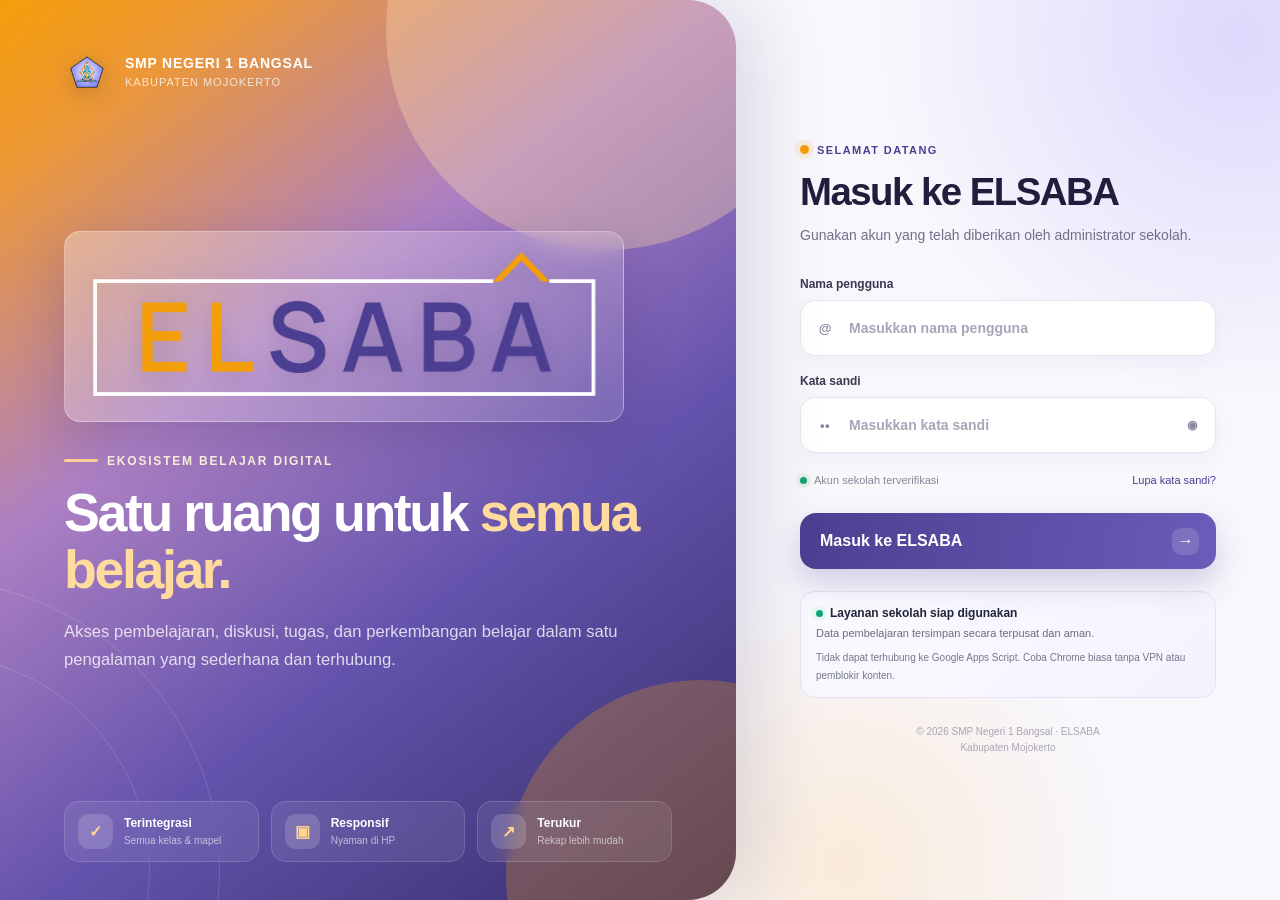
<file: index.html>
<!doctype html>
<html lang="id">
<head>
  <meta charset="utf-8">
  <meta name="viewport" content="width=device-width,initial-scale=1">
  <meta http-equiv="Content-Security-Policy" content="default-src 'self'; script-src 'self'; style-src 'self' 'unsafe-inline'; img-src 'self' data: blob:; connect-src https://script.google.com https://script.googleusercontent.com https://*.googleusercontent.com; worker-src 'self'; object-src 'none'; base-uri 'self'; form-action 'self'">
  <meta name="referrer" content="no-referrer">
  <meta name="theme-color" content="#4c3f91">
  <meta name="application-name" content="LMS SMPN 1 Bangsal">
  <meta name="apple-mobile-web-app-capable" content="yes">
  <meta name="apple-mobile-web-app-status-bar-style" content="default">
  <meta name="apple-mobile-web-app-title" content="LMS Bangsal">
  <title>ELSABA | LMS SMPN 1 Bangsal</title>
  <link rel="manifest" href="./manifest.webmanifest">
  <link rel="icon" href="./assets/icon-192.png" sizes="192x192">
  <link rel="apple-touch-icon" href="./assets/icon-192.png">
  <link rel="stylesheet" href="./styles.css?v=20.7">
  <script defer src="./config.js"></script>
  <script defer src="./vendor/xlsx.full.min.js"></script>
  <script defer src="./vendor/exceljs.min.js"></script>
  <script defer src="./app.js?v=20.7"></script>
  <script defer src="./edmodo.js?v=20.7"></script>
</head>
<body>
  <section id="loginView" class="login-view">
    <div class="login-art">
      <div class="glow glow-one" aria-hidden="true"></div>
      <div class="glow glow-two" aria-hidden="true"></div>
      <div class="login-rings" aria-hidden="true"><i></i><i></i><i></i></div>
      <div class="brand-lockup">
        <div class="brand-logo"><img src="./assets/logo-smpn1-bangsal.png" alt="Logo SMP Negeri 1 Bangsal"></div>
        <div class="school-lockup"><b>SMP Negeri 1 Bangsal</b><span>Kabupaten Mojokerto</span></div>
      </div>
      <div class="login-hero-copy">
        <div class="elsaba-wordmark-shell"><img src="./assets/logo-elsaba.png" alt="ELSABA"></div>
        <span class="hero-kicker"><i></i> Ekosistem belajar digital</span>
        <h2>Satu ruang untuk <em>semua belajar.</em></h2>
        <p>Akses pembelajaran, diskusi, tugas, dan perkembangan belajar dalam satu pengalaman yang sederhana dan terhubung.</p>
      </div>
      <div class="feature-row">
        <div><span class="feature-icon">✓</span><p><b>Terintegrasi</b><small>Semua kelas &amp; mapel</small></p></div>
        <div><span class="feature-icon">▣</span><p><b>Responsif</b><small>Nyaman di HP</small></p></div>
        <div><span class="feature-icon">↗</span><p><b>Terukur</b><small>Rekap lebih mudah</small></p></div>
      </div>
    </div>
    <div class="login-panel">
      <form id="loginForm" class="login-card">
        <div class="mobile-brand">
          <img src="./assets/logo-smpn1-bangsal.png" alt="Logo SMP Negeri 1 Bangsal">
          <div><b>SMP NEGERI 1 BANGSAL</b><small>Layanan pembelajaran digital</small></div>
        </div>
        <span class="eyebrow login-welcome"><i></i> Selamat datang</span>
        <h3>Masuk ke ELSABA</h3>
        <p class="muted">Gunakan akun yang telah diberikan oleh administrator sekolah.</p>
        <label>Nama pengguna
          <div class="input-wrap"><span class="input-icon">@</span><input id="loginUsername" autocomplete="username" placeholder="Masukkan nama pengguna" required></div>
        </label>
        <label>Kata sandi
          <div class="input-wrap"><span class="input-icon password-mark">••</span><input id="loginPassword" type="password" autocomplete="current-password" placeholder="Masukkan kata sandi" required><button type="button" id="togglePassword" class="icon-btn tiny" aria-label="Tampilkan kata sandi">◉</button></div>
        </label>
        <div class="login-meta"><span>Akun sekolah terverifikasi</span><button class="login-help" type="button" data-action="forgot-password">Lupa kata sandi?</button></div>
        <div id="loginError" class="form-error hidden"></div>
        <button class="btn btn-primary btn-block" type="submit"><span>Masuk ke ELSABA</span><span class="login-arrow">→</span></button>
        <div class="demo-box cloud-box">
          <div><span class="demo-dot"></span><b>Layanan sekolah siap digunakan</b></div>
          <p>Data pembelajaran tersimpan secara terpusat dan aman.</p>
          <small id="cloudStatus" class="muted">Memeriksa koneksi layanan…</small>
        </div>
        <footer>© 2026 SMP Negeri 1 Bangsal · ELSABA<br>Kabupaten Mojokerto</footer>
      </form>
    </div>
  </section>

  <div id="appShell" class="app-shell hidden">
    <aside id="sidebar" class="sidebar">
      <div class="sidebar-brand">
        <img src="./assets/logo-smpn1-bangsal.png" alt="Logo SMPN 1 Bangsal">
        <div><b>LMS</b><span>SMPN 1 Bangsal</span></div>
        <button id="closeMenu" class="icon-btn sidebar-close" type="button" aria-label="Tutup menu">×</button>
      </div>
      <div class="school-year"><span>TA</span><div><small>Tahun Pelajaran</small><b id="sidebarYear">2026/2027</b></div></div>
      <nav id="mainNav"></nav>
      <div class="sidebar-footer">
        <button type="button" class="nav-item account-action" data-action="change-password"><span class="nav-icon">🔑</span><span>Ganti Kata Sandi</span></button>
        <div class="user-mini"><div id="miniAvatar" class="avatar">YH</div><div><b id="miniName">Pengguna</b><small id="miniRole">Guru</small></div><button id="logoutBtn" class="icon-btn" title="Keluar">↪</button></div>
      </div>
    </aside>
    <div id="sidebarOverlay" class="sidebar-overlay"></div>
    <section class="workspace">
      <header class="topbar">
        <button id="menuBtn" class="icon-btn menu-btn" type="button" aria-label="Buka menu">☰</button>
        <div class="top-title"><span id="breadcrumbs">LMS / Dasbor</span><h1 id="pageTitle">Dasbor</h1></div>
        <div class="top-actions">
          <div class="today"><span id="todayDay"></span><small id="todayDate"></small></div>
          <button id="installAppBtn" class="btn btn-sm btn-soft install-btn hidden" type="button" title="Pasang LMS di perangkat"><b>＋</b><span>Pasang Aplikasi</span></button>
          <button id="notificationBtn" class="icon-btn notification" data-page="notifications" title="Notifikasi" aria-label="Notifikasi">♢<i></i></button>
          <div id="topAvatar" class="avatar avatar-purple">YH</div>
        </div>
      </header>
      <main id="pageContent" class="page-content"><div class="page-loader"><span></span><p>Memuat LMS...</p></div></main>
    </section>
  </div>

  <div id="modal" class="modal hidden" role="dialog" aria-modal="true" aria-labelledby="modalTitle">
    <div class="modal-backdrop" data-close-modal></div>
    <section class="modal-card">
      <header><div><span id="modalEyebrow" class="eyebrow">Formulir</span><h2 id="modalTitle">Tambah Data</h2></div><button class="icon-btn" type="button" data-close-modal aria-label="Tutup dialog">×</button></header>
      <div id="modalBody" class="modal-body"></div>
    </section>
  </div>
  <div id="toastArea" class="toast-area" role="status" aria-live="polite" aria-atomic="true"></div>
</body>
</html>
</file>
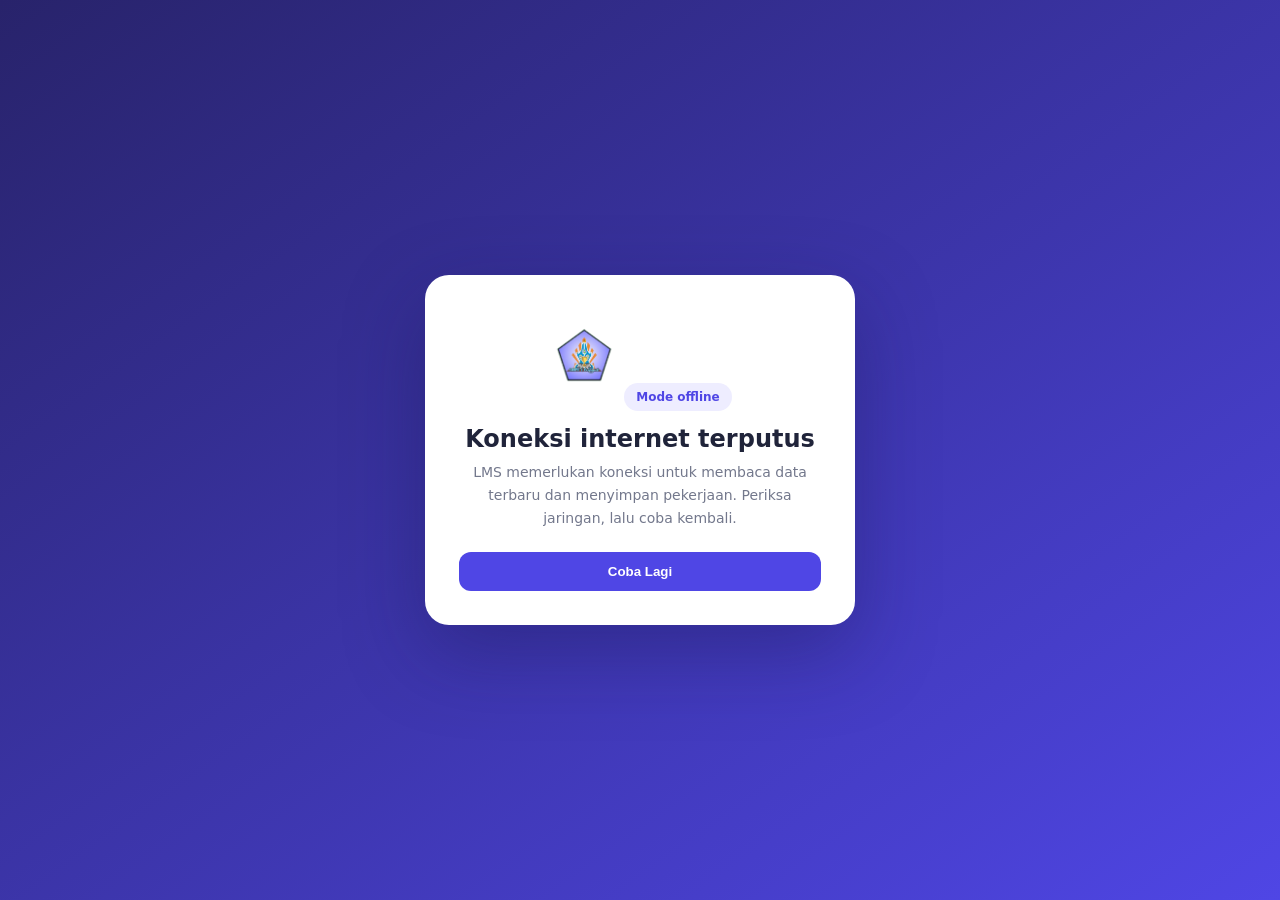
<file: offline.html>
<!doctype html>
<html lang="id">
<head>
  <meta charset="utf-8">
  <meta name="viewport" content="width=device-width,initial-scale=1">
  <meta name="theme-color" content="#4f46e5">
  <meta name="referrer" content="no-referrer">
  <meta http-equiv="Content-Security-Policy" content="default-src 'self'; script-src 'none'; style-src 'unsafe-inline'; img-src 'self'; object-src 'none'; base-uri 'self'; form-action 'self'">
  <title>Offline · LMS SMPN 1 Bangsal</title>
  <style>
    *{box-sizing:border-box}body{margin:0;min-height:100vh;display:grid;place-items:center;padding:24px;background:linear-gradient(145deg,#28236b,#4f46e5);font-family:system-ui,-apple-system,"Segoe UI",sans-serif;color:#20243a}.card{width:min(430px,100%);background:#fff;border-radius:24px;padding:34px;text-align:center;box-shadow:0 28px 80px rgba(24,20,78,.35)}img{width:76px;height:92px;object-fit:contain}.badge{display:inline-block;margin-top:18px;background:#eeedff;color:#4f46e5;border-radius:99px;padding:7px 12px;font-size:12px;font-weight:800}h1{font-size:24px;margin:14px 0 8px}p{font-size:14px;line-height:1.65;color:#73788c;margin:0 0 22px}form{margin:0}button{border:0;border-radius:12px;padding:12px 18px;background:#4f46e5;color:#fff;font-weight:800;cursor:pointer;width:100%}
  </style>
</head>
<body><main class="card"><img src="./assets/logo-smpn1-bangsal.png" alt="Logo SMPN 1 Bangsal"><div class="badge">Mode offline</div><h1>Koneksi internet terputus</h1><p>LMS memerlukan koneksi untuk membaca data terbaru dan menyimpan pekerjaan. Periksa jaringan, lalu coba kembali.</p><form action="./" method="get"><button type="submit">Coba Lagi</button></form></main></body>
</html>
</file>
<file: styles.css>
:root{
  --purple:#4f46e5;--purple-2:#6d63ea;--purple-dark:#2e2a75;--purple-soft:#eeedff;
  --green:#0fa77a;--green-soft:#e7f8f2;--orange:#f59e0b;--orange-soft:#fff5dc;
  --red:#e5484d;--red-soft:#fff0f0;--blue:#2483d5;--blue-soft:#eaf5ff;
  --ink:#20243a;--muted:#73788c;--line:#e6e8f0;--bg:#f5f6fa;--white:#fff;
  --shadow:0 12px 35px rgba(37,42,78,.09);--shadow-lg:0 24px 70px rgba(35,31,99,.19);
  --radius:16px;--radius-sm:10px;--sidebar:254px;
}
*{box-sizing:border-box}html,body{margin:0;min-height:100%;font-family:Inter,ui-sans-serif,-apple-system,BlinkMacSystemFont,"Segoe UI",sans-serif;color:var(--ink);background:var(--bg)}
button,input,select,textarea{font:inherit}button{cursor:pointer}.hidden{display:none!important}.muted{color:var(--muted)}
.eyebrow{display:block;color:var(--purple);font-size:11px;font-weight:800;letter-spacing:.13em;text-transform:uppercase}.eyebrow.light{color:#c8c4ff}.pill{display:inline-flex;align-items:center;border-radius:999px;padding:7px 12px;font-size:12px;font-weight:700}
/* Login */
.login-view{min-height:100vh;display:grid;grid-template-columns:minmax(420px,1.08fr) minmax(420px,.92fr);background:white}
.login-art{position:relative;overflow:hidden;min-height:100vh;padding:48px 6.5vw;color:white;background:linear-gradient(145deg,#28236b 0%,#4e45c8 52%,#675ee8 100%);display:flex;flex-direction:column}
.login-art:after{content:"";position:absolute;inset:auto -7% -18% 24%;height:56%;border:1px solid rgba(255,255,255,.12);border-radius:50% 50% 0 0;transform:rotate(-7deg)}
.glow{position:absolute;border-radius:50%;filter:blur(4px);opacity:.45}.glow-one{width:340px;height:340px;background:#958fff;right:-110px;top:-110px}.glow-two{width:220px;height:220px;background:#16c696;left:-100px;bottom:40px;opacity:.18}
.brand-lockup{position:relative;z-index:2;display:flex;align-items:center;gap:16px}.brand-logo{width:68px;height:68px;border-radius:18px;background:rgba(255,255,255,.13);border:1px solid rgba(255,255,255,.2);display:grid;place-items:center;backdrop-filter:blur(8px)}.brand-logo img{width:48px;height:58px;object-fit:contain}.brand-lockup h1{font-size:21px;margin:5px 0 0}
.login-hero-copy{position:relative;z-index:2;margin:auto 0;max-width:620px;padding:70px 0}.glass{background:rgba(255,255,255,.12);border:1px solid rgba(255,255,255,.18);color:white}.login-hero-copy h2{font-size:clamp(38px,4.5vw,67px);line-height:1.07;letter-spacing:-.045em;margin:24px 0 22px}.login-hero-copy p{font-size:17px;line-height:1.7;color:#e5e3ff;max-width:570px}
.feature-row{position:relative;z-index:2;display:grid;grid-template-columns:repeat(3,1fr);gap:14px}.feature-row>div{display:flex;gap:10px;align-items:center;padding:12px 0}.feature-icon{width:34px;height:34px;display:grid;place-items:center;border-radius:10px;background:rgba(255,255,255,.13);font-weight:800}.feature-row p{display:grid;margin:0;font-size:13px}.feature-row small{color:#c9c6f7;margin-top:3px}
.login-panel{display:grid;place-items:center;padding:45px;background:linear-gradient(160deg,#fff,#fafaff)}.login-card{width:min(430px,100%)}.mobile-brand{display:none}.login-card h3{font-size:32px;letter-spacing:-.03em;margin:8px 0 7px}.login-card>.muted{font-size:14px;margin:0 0 30px}.login-card label,.form-grid label{display:grid;gap:8px;font-size:13px;font-weight:700;margin-bottom:18px}.input-wrap{display:flex;align-items:center;border:1px solid var(--line);border-radius:12px;background:#fff;transition:.2s}.input-wrap:focus-within{border-color:var(--purple);box-shadow:0 0 0 4px var(--purple-soft)}.input-wrap input{flex:1;border:0;outline:0;padding:13px 6px;background:transparent;min-width:0}.input-icon{padding-left:14px;color:#9b9fb0;font-size:13px}.icon-btn{border:0;background:transparent;color:inherit;width:38px;height:38px;border-radius:10px;display:grid;place-items:center}.icon-btn:hover{background:rgba(85,86,120,.08)}.icon-btn.tiny{width:36px;height:36px;color:#999daf}
.btn{border:0;border-radius:11px;padding:11px 17px;font-weight:750;display:inline-flex;align-items:center;justify-content:center;gap:9px;transition:.18s;white-space:nowrap}.btn:hover{transform:translateY(-1px)}.btn:disabled{opacity:.62;cursor:not-allowed;transform:none!important;box-shadow:none!important;filter:saturate(.72)}[aria-busy="true"] .btn:disabled{cursor:wait}.btn-primary{background:linear-gradient(135deg,var(--purple),#665ddd);color:white;box-shadow:0 8px 20px rgba(79,70,229,.24)}.btn-secondary{background:#fff;color:var(--ink);border:1px solid var(--line)}.btn-soft{background:var(--purple-soft);color:var(--purple)}.btn-danger{background:var(--red-soft);color:var(--red)}.btn-sm{padding:8px 11px;font-size:12px;border-radius:8px}.btn-block{width:100%;justify-content:space-between;padding:14px 18px}.form-error{padding:10px 12px;border-radius:9px;background:var(--red-soft);color:var(--red);font-size:13px;margin:-5px 0 15px}.demo-box{background:#f7f7fd;border:1px solid #ececf4;border-radius:14px;padding:15px 16px;margin-top:24px}.demo-box>div:first-child{display:flex;align-items:center;gap:7px;font-size:12px}.demo-dot{width:7px;height:7px;border-radius:50%;background:var(--green);box-shadow:0 0 0 4px var(--green-soft)}.demo-box p{font-size:11px;color:var(--muted);margin:6px 0 10px}.demo-buttons{display:flex;gap:7px}.demo-buttons button{border:1px solid var(--line);background:white;color:#5d6174;border-radius:8px;padding:7px 10px;font-size:11px;font-weight:700}.demo-buttons button:hover{border-color:var(--purple);color:var(--purple)}.login-card footer{text-align:center;font-size:11px;color:#a0a3b0;margin-top:30px}
/* App chrome */
.app-shell{display:flex;min-height:100vh}.sidebar{position:fixed;z-index:30;inset:0 auto 0 0;width:var(--sidebar);background:#fff;border-right:1px solid var(--line);display:flex;flex-direction:column;padding:21px 14px}.sidebar-brand{display:flex;align-items:center;gap:10px;padding:0 8px 18px}.sidebar-brand img{width:44px;height:52px;object-fit:contain}.sidebar-brand>div{display:grid}.sidebar-brand b{font-size:18px;color:var(--purple-dark)}.sidebar-brand span{font-size:12px;color:var(--muted);font-weight:600}.sidebar-close{display:none;margin-left:auto}.school-year{margin:0 4px 20px;background:linear-gradient(135deg,#f0efff,#f7f7ff);border:1px solid #e8e5ff;border-radius:12px;padding:11px;display:flex;align-items:center;gap:10px}.school-year>span{width:32px;height:32px;border-radius:9px;background:white;color:var(--purple);display:grid;place-items:center;font-size:11px;font-weight:900;box-shadow:0 3px 10px rgba(79,70,229,.1)}.school-year div{display:grid}.school-year small{font-size:9px;text-transform:uppercase;letter-spacing:.07em;color:var(--muted)}.school-year b{font-size:13px;margin-top:2px}
#mainNav{display:grid;gap:4px;overflow-y:auto;padding:0 3px}.nav-label{font-size:9px;color:#a1a5b5;text-transform:uppercase;letter-spacing:.12em;font-weight:800;margin:14px 10px 5px}.nav-item{display:flex;align-items:center;gap:11px;padding:10px 11px;border:0;background:transparent;color:#686d80;border-radius:10px;text-align:left;font-size:13px;font-weight:650}.nav-item:hover{background:#f6f6fb;color:var(--ink)}.nav-item.active{background:linear-gradient(135deg,#eeedff,#f4f3ff);color:var(--purple);font-weight:800}.nav-icon{width:22px;height:22px;border-radius:7px;display:grid;place-items:center;font-size:14px}.nav-item.active .nav-icon{background:white;box-shadow:0 3px 8px rgba(79,70,229,.11)}.nav-badge{margin-left:auto;background:var(--red);color:white;font-size:9px;padding:2px 6px;border-radius:99px}.sidebar-footer{margin-top:auto;border-top:1px solid var(--line);padding-top:13px}.account-action{width:100%;margin-bottom:7px;color:var(--purple);background:var(--purple-soft)}.account-action:hover{background:#e7e5ff;color:var(--purple-dark)}.user-mini{display:flex;align-items:center;gap:9px;padding:5px}.user-mini>div:nth-child(2){display:grid;min-width:0;flex:1}.user-mini b{font-size:11px;overflow:hidden;text-overflow:ellipsis;white-space:nowrap}.user-mini small{font-size:10px;color:var(--muted);margin-top:2px}.avatar{width:36px;height:36px;flex:0 0 auto;border-radius:11px;background:var(--green-soft);color:var(--green);font-size:11px;font-weight:850;display:grid;place-items:center}.avatar-purple{background:var(--purple-soft);color:var(--purple)}
.workspace{margin-left:var(--sidebar);width:calc(100% - var(--sidebar));min-height:100vh}.topbar{height:82px;background:rgba(255,255,255,.92);backdrop-filter:blur(10px);border-bottom:1px solid var(--line);display:flex;align-items:center;padding:0 30px;position:sticky;top:0;z-index:20}.menu-btn{display:none}.top-title{display:grid}.top-title span{font-size:10px;color:#9699a8}.top-title h1{margin:2px 0 0;font-size:20px;letter-spacing:-.02em}.top-actions{margin-left:auto;display:flex;align-items:center;gap:9px}.today{display:grid;text-align:right;margin-right:8px}.today span{font-size:11px;font-weight:750}.today small{font-size:9px;color:var(--muted);margin-top:2px}.notification{position:relative;border:1px solid var(--line);font-size:19px}.notification i{position:absolute;width:6px;height:6px;background:var(--orange);border-radius:50%;right:7px;top:7px;border:1px solid white}.sidebar-overlay{display:none}
.page-content{padding:27px 30px 50px;max-width:1600px;margin:0 auto}.page-loader{min-height:55vh;display:grid;place-content:center;justify-items:center;color:var(--muted);font-size:13px}.page-loader span{width:28px;height:28px;border:3px solid #dedcf8;border-top-color:var(--purple);border-radius:50%;animation:spin .8s linear infinite}@keyframes spin{to{transform:rotate(360deg)}}
/* Page pieces */
.page-head{display:flex;align-items:flex-start;justify-content:space-between;gap:20px;margin-bottom:22px}.page-head h2{font-size:24px;letter-spacing:-.03em;margin:0 0 6px}.page-head p{font-size:13px;color:var(--muted);margin:0;line-height:1.5}.head-actions{display:flex;gap:9px;flex-wrap:wrap}
.welcome{position:relative;overflow:hidden;background:linear-gradient(130deg,#453ba8,#655ce3 66%,#766ff0);color:white;border-radius:20px;padding:25px 29px;margin-bottom:20px;box-shadow:0 16px 34px rgba(70,61,169,.17)}.welcome:before,.welcome:after{content:"";position:absolute;border-radius:50%;border:1px solid rgba(255,255,255,.16)}.welcome:before{width:260px;height:260px;right:-65px;top:-135px}.welcome:after{width:180px;height:180px;right:120px;bottom:-130px}.welcome-content{position:relative;z-index:2;display:flex;justify-content:space-between;align-items:center;gap:20px}.welcome h2{font-size:24px;margin:0 0 7px;letter-spacing:-.02em}.welcome p{color:#dedcff;margin:0;font-size:13px}.welcome-date{background:rgba(255,255,255,.13);border:1px solid rgba(255,255,255,.18);border-radius:13px;padding:11px 14px;min-width:170px;display:grid;backdrop-filter:blur(8px)}.welcome-date small{font-size:9px;color:#d8d4ff;text-transform:uppercase;letter-spacing:.1em}.welcome-date b{font-size:13px;margin-top:4px}
.stat-grid{display:grid;grid-template-columns:repeat(4,1fr);gap:15px;margin-bottom:20px}.stat-card{background:#fff;border:1px solid var(--line);border-radius:15px;padding:17px;display:flex;align-items:center;gap:13px;min-height:94px;box-shadow:0 4px 15px rgba(36,40,70,.035)}.stat-icon{width:44px;height:44px;border-radius:13px;display:grid;place-items:center;font-weight:900}.stat-icon.purple{background:var(--purple-soft);color:var(--purple)}.stat-icon.green{background:var(--green-soft);color:var(--green)}.stat-icon.orange{background:var(--orange-soft);color:var(--orange)}.stat-icon.blue{background:var(--blue-soft);color:var(--blue)}.stat-info{display:grid}.stat-info small{font-size:10px;color:var(--muted);font-weight:650}.stat-info b{font-size:23px;letter-spacing:-.04em;margin:2px 0}.stat-info span{font-size:9px;color:#9a9dac}.stat-info .up{color:var(--green)}
.dashboard-grid{display:grid;grid-template-columns:minmax(0,1.45fr) minmax(290px,.55fr);gap:18px}.panel{background:#fff;border:1px solid var(--line);border-radius:16px;box-shadow:0 4px 15px rgba(36,40,70,.03);overflow:hidden}.panel+.panel{margin-top:16px}.panel-head{display:flex;align-items:center;justify-content:space-between;padding:18px 19px 13px}.panel-head h3{font-size:14px;margin:0}.panel-head p{font-size:10px;color:var(--muted);margin:4px 0 0}.text-btn{border:0;background:transparent;color:var(--purple);font-size:11px;font-weight:800}.panel-body{padding:0 19px 18px}.activity-list{display:grid}.activity{display:grid;grid-template-columns:40px 1fr auto;align-items:center;gap:11px;padding:12px 0;border-top:1px solid #f0f1f5}.activity:first-child{border-top:0}.activity-icon{width:36px;height:36px;border-radius:10px;display:grid;place-items:center;font-size:13px;font-weight:800}.activity-info{min-width:0;display:grid}.activity-info b{font-size:11px;white-space:nowrap;overflow:hidden;text-overflow:ellipsis}.activity-info span{font-size:9px;color:var(--muted);margin-top:4px}.activity-side{text-align:right;display:grid;justify-items:end}.activity-side time{font-size:9px;color:var(--muted);margin-top:4px}.badge{display:inline-flex;align-items:center;gap:5px;padding:4px 8px;border-radius:999px;font-size:9px;font-weight:800;white-space:nowrap}.badge.purple{background:var(--purple-soft);color:var(--purple)}.badge.green{background:var(--green-soft);color:var(--green)}.badge.orange{background:var(--orange-soft);color:#c97c00}.badge.red{background:var(--red-soft);color:var(--red)}.badge.blue{background:var(--blue-soft);color:var(--blue)}.badge.gray{background:#f0f1f4;color:#777b89}
.quick-actions{display:grid;grid-template-columns:1fr 1fr;gap:9px}.quick-action{border:1px solid var(--line);background:white;border-radius:12px;padding:13px 9px;text-align:center;color:var(--ink);display:grid;justify-items:center;gap:7px;font-size:10px;font-weight:700}.quick-action:hover{border-color:#c9c6f4;background:#fafaff;color:var(--purple)}.quick-action span{width:32px;height:32px;border-radius:9px;background:var(--purple-soft);color:var(--purple);display:grid;place-items:center;font-size:16px}.progress-row{padding:9px 0}.progress-top{display:flex;justify-content:space-between;font-size:10px;margin-bottom:7px}.progress-top span:last-child{font-weight:800}.progress-bar{height:6px;background:#f0f1f5;border-radius:99px;overflow:hidden}.progress-bar i{display:block;height:100%;border-radius:99px;background:linear-gradient(90deg,var(--purple),#8179f4)}
/* tables and filters */
.toolbar{display:flex;gap:9px;align-items:center;margin-bottom:15px;flex-wrap:wrap}.search-box{position:relative;flex:1;min-width:230px}.search-box input{width:100%;border:1px solid var(--line);background:#fff;border-radius:11px;padding:10px 12px 10px 36px;outline:0;font-size:12px}.search-box:before{content:"⌕";position:absolute;left:13px;top:8px;color:#9da0ae}.filter-select{border:1px solid var(--line);background:#fff;border-radius:11px;padding:10px 31px 10px 12px;font-size:11px;color:#5f6374;outline:0}.table-panel{background:#fff;border:1px solid var(--line);border-radius:15px;overflow:hidden}.table-wrap{overflow:auto}.data-table{border-collapse:collapse;width:100%;font-size:11px;min-width:680px}.data-table th{text-align:left;padding:11px 15px;background:#fafafd;border-bottom:1px solid var(--line);color:#8a8e9e;font-size:9px;text-transform:uppercase;letter-spacing:.06em;white-space:nowrap}.data-table td{padding:12px 15px;border-bottom:1px solid #f0f1f5;vertical-align:middle}.data-table tr:last-child td{border-bottom:0}.data-table tbody tr:hover{background:#fcfcff}.person{display:flex;align-items:center;gap:10px}.person .avatar{width:31px;height:31px;border-radius:9px}.person div{display:grid}.person b{font-size:11px}.person small{font-size:9px;color:var(--muted);margin-top:2px}.gender{font-weight:800}.gender.L{color:var(--blue)}.gender.P{color:#d05796}.table-foot{padding:11px 15px;border-top:1px solid var(--line);font-size:10px;color:var(--muted);display:flex;justify-content:space-between}
.empty{padding:45px 20px;text-align:center;color:var(--muted)}.empty-icon{width:52px;height:52px;margin:0 auto 12px;border-radius:16px;background:var(--purple-soft);color:var(--purple);display:grid;place-items:center;font-size:22px}.empty h4{color:var(--ink);margin:0 0 5px}.empty p{font-size:11px;margin:0}
/* cards */
.card-grid{display:grid;grid-template-columns:repeat(3,minmax(0,1fr));gap:15px}.task-card{background:#fff;border:1px solid var(--line);border-radius:15px;padding:17px;display:grid;gap:13px;transition:.18s}.task-card:hover{transform:translateY(-2px);box-shadow:var(--shadow);border-color:#d9d7f5}.task-top{display:flex;align-items:flex-start;justify-content:space-between;gap:10px}.subject-mark{width:39px;height:39px;border-radius:11px;display:grid;place-items:center;background:var(--purple-soft);color:var(--purple);font-size:10px;font-weight:900}.task-card h3{font-size:14px;margin:0;line-height:1.4}.task-card .desc{font-size:10px;color:var(--muted);line-height:1.55;margin:0;display:-webkit-box;-webkit-line-clamp:2;-webkit-box-orient:vertical;overflow:hidden}.task-meta{display:grid;grid-template-columns:1fr 1fr;gap:8px;padding-top:10px;border-top:1px solid #f0f1f5}.task-meta div{display:grid}.task-meta small{font-size:8px;color:#9b9eac;text-transform:uppercase}.task-meta b{font-size:10px;margin-top:3px}.task-footer{display:flex;justify-content:space-between;align-items:center;gap:8px}.submission-progress{font-size:9px;color:var(--muted)}
.session-list{display:grid;gap:11px}.session-card{background:#fff;border:1px solid var(--line);border-radius:15px;padding:16px;display:grid;grid-template-columns:54px 1fr auto;gap:14px;align-items:center}.session-date{width:52px;height:56px;border-radius:12px;background:var(--purple-soft);color:var(--purple);display:grid;place-items:center;align-content:center}.session-date b{font-size:20px;line-height:1}.session-date span{font-size:9px;font-weight:800;text-transform:uppercase;margin-top:3px}.session-info h3{font-size:13px;margin:0 0 5px}.session-info p{font-size:10px;color:var(--muted);margin:0}.session-code{text-align:right;display:grid;justify-items:end}.session-code strong{font-size:18px;letter-spacing:.15em;color:var(--purple)}.session-code small{font-size:9px;color:var(--muted);margin-top:3px}.session-actions{display:flex;gap:6px;margin-top:7px}
/* forms & modal */
.modal{position:fixed;z-index:100;inset:0;display:grid;place-items:center;padding:20px}.modal-backdrop{position:absolute;inset:0;background:rgba(26,24,57,.55);backdrop-filter:blur(3px)}.modal-card{position:relative;width:min(660px,100%);max-height:91vh;background:#fff;border-radius:18px;box-shadow:var(--shadow-lg);overflow:hidden;display:flex;flex-direction:column}.modal-card>header{padding:20px 22px 15px;border-bottom:1px solid var(--line);display:flex;justify-content:space-between;align-items:flex-start}.modal-card h2{margin:4px 0 0;font-size:20px}.modal-body{padding:20px 22px 24px;overflow:auto}.form-grid{display:grid;grid-template-columns:1fr 1fr;gap:0 14px}.form-grid .full{grid-column:1/-1}.form-grid label{margin-bottom:14px}.form-control{width:100%;border:1px solid var(--line);border-radius:10px;padding:10px 11px;outline:0;background:white;font-size:12px;color:var(--ink)}.form-control:focus{border-color:var(--purple);box-shadow:0 0 0 3px var(--purple-soft)}textarea.form-control{min-height:85px;resize:vertical}.form-help{font-size:9px;color:var(--muted);margin-top:-4px}.form-actions{display:flex;justify-content:flex-end;gap:9px;margin-top:8px;padding-top:16px;border-top:1px solid var(--line)}.checkbox-grid{display:grid;grid-template-columns:1fr 1fr;gap:8px}.check-card{display:flex!important;grid-template-columns:auto 1fr!important;align-items:center;gap:8px!important;border:1px solid var(--line);border-radius:9px;padding:9px;margin:0!important;font-weight:650!important}.check-card input{accent-color:var(--purple)}.drop-zone{border:1.5px dashed #c9c7df;background:#fafaff;border-radius:14px;padding:28px;text-align:center}.drop-zone.dragging{border-color:var(--purple);background:var(--purple-soft)}.drop-zone .upload-icon{font-size:25px;color:var(--purple)}.drop-zone h4{margin:8px 0 4px;font-size:13px}.drop-zone p{margin:0;color:var(--muted);font-size:10px}.selected-file{display:flex;align-items:center;justify-content:space-between;margin-top:12px;background:white;border:1px solid var(--line);padding:10px;border-radius:9px;font-size:11px;gap:12px}.student-work{display:grid;gap:10px;margin:14px 0}.review-answer{border:1px solid var(--line);background:#fafaff;border-radius:11px;padding:12px}.review-answer b{display:block;font-size:10px;color:var(--muted);margin-bottom:6px;text-transform:uppercase;letter-spacing:.06em}.review-answer p{white-space:pre-wrap;line-height:1.55;font-size:12px;margin:0}.link-row{display:flex;flex-wrap:wrap;align-items:center;gap:8px}.link-row .muted{font-size:10px}.import-progress{margin-top:13px;border:1px solid #dcdaf8;border-radius:12px;padding:12px;background:#fafaff}.import-progress-head{display:grid;grid-template-columns:28px 1fr auto;align-items:center;gap:9px}.import-progress-icon{width:28px;height:28px;border-radius:50%;display:grid;place-items:center;background:var(--purple-soft);color:var(--purple);font-weight:900}.import-progress-head div{display:grid;gap:2px}.import-progress-head b{font-size:11px}.import-progress-head small{font-size:9px;color:var(--muted);line-height:1.45}.import-progress-head strong{font-size:10px;color:var(--purple)}.import-progress-track{height:6px;margin-top:10px;border-radius:99px;background:#e8e7f5;overflow:hidden}.import-progress-track i{display:block;height:100%;border-radius:inherit;background:var(--purple);transition:width .35s ease}.import-progress.active .import-progress-icon{animation:spin 1.1s linear infinite}.import-progress.success{border-color:#bdebdc;background:var(--green-soft)}.import-progress.success .import-progress-icon{background:#fff;color:#087858}.import-progress.success .import-progress-track i{background:var(--green)}.import-progress.success .import-progress-head strong{color:#087858}.import-progress.warning{border-color:#f4deb0;background:var(--orange-soft)}.import-progress.warning .import-progress-icon{background:#fff;color:#9a6500}.import-progress.warning .import-progress-track i{background:var(--orange)}.import-progress.warning .import-progress-head strong{color:#9a6500}.import-result{margin-top:14px;display:grid;gap:8px}.result-box{border-radius:10px;padding:11px 12px;font-size:11px;line-height:1.5}.result-box.good{background:var(--green-soft);color:#087858}.result-box.warn{background:var(--orange-soft);color:#9a6500}.credential-wrap{max-height:230px;overflow:auto;border:1px solid var(--line);border-radius:10px;margin-top:10px}.credential-table{width:100%;border-collapse:collapse;font-size:10px}.credential-table th,.credential-table td{padding:8px 10px;text-align:left;border-bottom:1px solid var(--line)}.credential-table th{position:sticky;top:0;background:#fafafd}
.attendance-sheet{margin-top:16px}.status-select{border:0;border-radius:8px;padding:7px 8px;font-size:10px;font-weight:750;outline:0}.status-select.Hadir{background:var(--green-soft);color:var(--green)}.status-select.Sakit,.status-select.Izin{background:var(--orange-soft);color:#9b6500}.status-select.Alpa{background:var(--red-soft);color:var(--red)}.status-select.Belum{background:#f1f2f5;color:#777b88}.grade-input{width:70px;border:1px solid var(--line);border-radius:8px;padding:7px;text-align:center;outline:0}.grade-input:focus{border-color:var(--purple)}.feedback-input{min-width:190px;width:100%;border:1px solid var(--line);border-radius:8px;padding:7px;outline:0}
.weight-card{background:#fff;border:1px solid var(--line);border-radius:15px;padding:17px;margin-bottom:15px}.weight-card h3{font-size:13px;margin:0 0 4px}.weight-card>p{font-size:10px;color:var(--muted);margin:0 0 14px}.weight-row{display:grid;grid-template-columns:repeat(3,1fr) auto;gap:10px;align-items:end}.weight-field label{font-size:9px;color:var(--muted);font-weight:700}.weight-field .input-percent{display:flex;align-items:center;border:1px solid var(--line);border-radius:9px;overflow:hidden;margin-top:5px}.input-percent input{width:100%;border:0;padding:8px;outline:0}.input-percent span{padding-right:9px;font-size:10px;color:var(--muted)}
.curriculum-grid{display:grid;grid-template-columns:1fr 1fr;gap:15px}.curriculum-card{background:#fff;border:1px solid var(--line);border-radius:15px;padding:18px}.curriculum-card h3{font-size:14px;margin:0 0 7px}.curriculum-card p{font-size:10px;line-height:1.6;color:var(--muted)}.dimension-list{display:flex;flex-wrap:wrap;gap:7px;margin-top:13px}.dimension-list span{font-size:9px;font-weight:700;background:#f5f5fb;padding:7px 9px;border-radius:8px;color:#606477}.phase-big{font-size:42px;font-weight:900;color:var(--purple);letter-spacing:-.05em}.phase-big small{font-size:12px;color:var(--muted);letter-spacing:0;margin-left:7px}
/* reports */
.report-filter{display:grid;grid-template-columns:minmax(220px,.7fr) minmax(480px,1.3fr);gap:24px;background:#fff;border:1px solid var(--line);border-radius:16px;padding:20px;margin-bottom:16px}.report-filter h3{font-size:15px;margin:6px 0}.report-filter p{font-size:10px;color:var(--muted);line-height:1.55;margin:0}.report-filter-fields{display:grid;grid-template-columns:1fr 1fr;gap:11px}.report-filter-fields label{display:grid;gap:6px;font-size:10px;font-weight:750}.report-filter-fields label small{font-weight:500;color:var(--muted)}.report-grid{display:grid;grid-template-columns:1fr 1fr;gap:16px}.report-card{display:grid;grid-template-columns:46px 1fr;gap:14px;background:#fff;border:1px solid var(--line);border-radius:16px;padding:19px;box-shadow:0 7px 24px rgba(37,42,78,.04)}.report-icon{width:46px;height:46px;border-radius:13px;display:grid;place-items:center;font-size:19px;font-weight:900}.report-icon.green{background:var(--green-soft);color:var(--green)}.report-icon.purple{background:var(--purple-soft);color:var(--purple)}.report-card h3{font-size:16px;margin:9px 0 6px}.report-card p{font-size:10px;line-height:1.6;color:var(--muted);margin:0}.report-card ul{font-size:10px;color:#555a70;line-height:1.8;padding-left:17px;margin:10px 0 14px}.report-card>.btn{grid-column:1/-1}.report-note{margin-top:16px;background:var(--purple-soft);color:#3d388b;border:1px solid #dedbff;border-radius:13px;padding:14px 16px}.report-note b{font-size:11px}.report-note p{font-size:10px;line-height:1.55;margin:5px 0 0}
/* toast */
.toast-area{position:fixed;z-index:150;right:20px;bottom:20px;display:grid;gap:9px}.toast{width:min(350px,calc(100vw - 40px));padding:12px 14px;border-radius:12px;background:#25263a;color:white;box-shadow:var(--shadow-lg);display:flex;align-items:flex-start;gap:10px;animation:toastIn .25s ease}.toast.success i{background:var(--green)}.toast.error i{background:var(--red)}.toast i{width:9px;height:9px;border-radius:50%;margin-top:5px;flex:0 0 auto}.toast div{display:grid}.toast b{font-size:11px}.toast span{font-size:9px;color:#d6d7df;margin-top:3px}@keyframes toastIn{from{opacity:0;transform:translateY(10px)}}
/* responsive */
@media(max-width:1120px){.stat-grid{grid-template-columns:repeat(2,1fr)}.card-grid{grid-template-columns:repeat(2,1fr)}.login-art{padding-left:5vw;padding-right:5vw}.login-hero-copy h2{font-size:48px}}
@media(max-width:860px){.login-view{display:block}.login-art{display:none}.login-panel{min-height:100vh;padding:28px}.mobile-brand{display:flex;align-items:center;gap:10px;margin-bottom:50px;color:var(--purple-dark)}.mobile-brand img{width:43px;height:52px;object-fit:contain}.sidebar{transform:translateX(-105%);transition:.25s;box-shadow:var(--shadow-lg)}.sidebar.open{transform:translateX(0)}.sidebar-close{display:grid}.sidebar-overlay{position:fixed;z-index:25;inset:0;background:rgba(23,22,46,.38)}.sidebar-overlay.show{display:block}.workspace{margin-left:0;width:100%}.menu-btn{display:grid;margin-right:7px}.topbar{padding:0 18px}.page-content{padding:22px 18px 45px}.dashboard-grid{grid-template-columns:1fr}.curriculum-grid{grid-template-columns:1fr}}
@media(max-width:900px){.report-filter{grid-template-columns:1fr}.report-grid{grid-template-columns:1fr}}
@media(max-width:620px){.topbar{height:70px}.top-title span,.today,.notification{display:none}.top-title h1{font-size:18px}.page-head{display:grid}.head-actions{width:100%}.head-actions .btn{flex:1}.welcome{padding:21px}.welcome-content{display:block}.welcome h2{font-size:20px}.welcome-date{display:none}.stat-grid{grid-template-columns:1fr 1fr;gap:9px}.stat-card{padding:13px;min-height:84px}.stat-icon{width:37px;height:37px}.stat-info b{font-size:19px}.stat-info span{display:none}.card-grid{grid-template-columns:1fr}.session-card{grid-template-columns:45px 1fr}.session-date{width:44px;height:48px}.session-code{grid-column:1/-1;justify-items:start;border-top:1px solid var(--line);padding-top:10px;width:100%}.form-grid{grid-template-columns:1fr}.form-grid .full{grid-column:auto}.modal{padding:8px}.modal-card{max-height:96vh;border-radius:14px}.weight-row{grid-template-columns:1fr 1fr}.weight-row .btn{grid-column:1/-1}.checkbox-grid{grid-template-columns:1fr}.feature-row{grid-template-columns:1fr}.page-content{padding:18px 12px 40px}.quick-actions{grid-template-columns:repeat(2,1fr)}.report-filter{padding:15px;gap:16px}.report-filter-fields{grid-template-columns:1fr}.report-card{grid-template-columns:40px 1fr;padding:15px}.report-icon{width:40px;height:40px}.install-btn span{display:none}}

/* formal school identity and learning reports */
.settings-layout{display:grid;grid-template-columns:minmax(0,1.7fr) minmax(260px,.7fr);gap:16px;margin-bottom:18px}.settings-card{padding:21px}.settings-card>p{margin:5px 0 0}.settings-summary{align-self:start}.settings-divider{display:flex;justify-content:space-between;gap:12px;align-items:end;border-top:1px solid var(--line);padding-top:14px;margin:5px 0 14px}.settings-divider b{font-size:12px}.settings-divider span{font-size:9px;color:var(--muted);text-align:right}.identity-status{display:grid;gap:8px;border-top:1px solid var(--line);margin-top:18px;padding-top:15px}.identity-status>b{font-size:11px;margin-bottom:2px}.identity-status span{display:grid;grid-template-columns:9px 1fr auto;align-items:center;gap:7px;font-size:10px}.identity-status i{width:8px;height:8px;border-radius:50%}.identity-status i.complete{background:var(--green)}.identity-status i.pending{background:var(--orange)}.identity-status em{font-style:normal;color:var(--muted);font-size:9px}.table-subline{display:block;color:var(--muted);font-size:9px;margin-top:5px}
.formal-report-hero{position:relative;overflow:hidden;display:grid;grid-template-columns:64px minmax(0,1fr) auto;align-items:center;gap:18px;margin-bottom:22px;padding:22px;border-radius:18px;color:#fff;background:linear-gradient(135deg,#25216a,#4f46e5 67%,#655deb);box-shadow:0 13px 30px rgba(58,52,166,.18)}.formal-report-hero:after{content:"";position:absolute;right:-45px;bottom:-75px;width:190px;height:190px;border:28px solid rgba(255,255,255,.06);border-radius:50%}.formal-hero-icon{width:64px;height:64px;border-radius:17px;display:grid;place-items:center;background:rgba(255,255,255,.14);border:1px solid rgba(255,255,255,.2);font-size:29px}.formal-hero-copy,.formal-hero-actions{position:relative;z-index:1}.formal-hero-copy .eyebrow{color:#c9c6ff}.formal-hero-copy h3{font-size:20px;margin:5px 0}.formal-hero-copy p{font-size:10px;line-height:1.55;color:#e7e5ff;margin:0;max-width:690px}.formal-features{display:flex;flex-wrap:wrap;gap:7px 15px;margin-top:11px}.formal-features span{font-size:9px;font-weight:700;color:#fff}.formal-hero-actions{display:grid;justify-items:stretch;gap:8px;min-width:190px}.formal-hero-actions .btn{background:#fff;color:#39338c}.formal-hero-actions .text-btn{color:#fff}.identity-pill{border-radius:999px;padding:7px 10px;text-align:center;font-size:9px;font-weight:750}.identity-pill.ready{background:rgba(21,190,139,.2);color:#d8fff2}.identity-pill.warning{background:rgba(245,158,11,.22);color:#fff0c9}.section-heading{display:flex;justify-content:space-between;align-items:end;margin:5px 0 12px}.section-heading h3{font-size:16px;margin:4px 0}.section-heading p{font-size:10px;color:var(--muted);margin:0}
.formal-modal-intro{display:flex;align-items:center;gap:11px;margin:-3px 0 17px;padding:12px 13px;border:1px solid #dddafe;border-radius:12px;background:var(--purple-soft);color:#3b3784}.formal-modal-intro>div{width:36px;height:36px;display:grid;place-items:center;border-radius:10px;background:#fff;font-size:18px}.formal-modal-intro p{display:grid;margin:0;font-size:11px}.formal-modal-intro span{font-size:9px;color:#6e6a97;margin-top:3px}.check-line{display:flex!important;grid-template-columns:none!important;flex-direction:row;align-items:center;gap:10px!important;border:1px solid var(--line);border-radius:10px;padding:9px 10px;margin-bottom:14px!important}.check-line input{width:17px;height:17px;accent-color:var(--purple);flex:0 0 auto}.check-line span{display:grid}.check-line b{font-size:10px}.check-line small{font-size:8px;color:var(--muted);font-weight:500;margin-top:2px}.teacher-resolution{display:flex;align-items:center;gap:10px;border-radius:11px;padding:10px 12px;margin-bottom:10px}.teacher-resolution>span{width:25px;height:25px;border-radius:50%;display:grid;place-items:center;font-weight:900}.teacher-resolution>div{display:grid}.teacher-resolution b{font-size:10px}.teacher-resolution small{font-size:9px;margin-top:2px}.teacher-resolution.ready{background:var(--green-soft);color:#087858}.teacher-resolution.ready>span{background:#fff}.teacher-resolution.warning{background:var(--orange-soft);color:#925e00}.teacher-resolution.warning>span{background:#fff}.report-output-choice{display:flex;justify-content:flex-end;gap:9px;border-top:1px solid var(--line);padding-top:15px}.report-output-choice .btn{min-width:170px}
@media(max-width:1000px){.settings-layout{grid-template-columns:1fr}.formal-report-hero{grid-template-columns:55px 1fr}.formal-hero-icon{width:55px;height:55px}.formal-hero-actions{grid-column:1/-1;display:flex;align-items:center}.formal-hero-actions .identity-pill{margin-right:auto}}
@media(max-width:620px){.settings-divider{display:grid}.settings-divider span{text-align:left}.formal-report-hero{grid-template-columns:1fr;padding:18px}.formal-hero-icon{width:48px;height:48px}.formal-hero-actions{display:grid}.formal-hero-actions .identity-pill{margin:0}.formal-features{display:grid;grid-template-columns:1fr 1fr}.report-output-choice{display:grid}.report-output-choice .btn{width:100%;min-width:0}.check-line{grid-column:auto!important}}

/* Learning workspace v20 */
.nav-badge{margin-left:auto;min-width:19px;height:19px;padding:0 5px;border-radius:12px;display:inline-flex;align-items:center;justify-content:center;background:#ef4444;color:#fff;font-size:9px;font-weight:800}.notification.has-unread i{display:block;background:#ef4444;box-shadow:0 0 0 3px #fee2e2}.login-help{display:block;width:100%;border:0;background:transparent;color:var(--primary);font:700 11px inherit;text-align:center;padding:11px 4px 2px;cursor:pointer}.login-help:hover{text-decoration:underline}.learning-toolbar{display:flex;gap:10px;align-items:center;flex-wrap:wrap;margin-bottom:16px}.learning-toolbar .filter-select{min-width:270px}.timeline-layout{display:grid;grid-template-columns:minmax(0,1fr) 260px;gap:18px;align-items:start}.timeline-stream{display:grid;gap:15px}.timeline-guide{display:grid;gap:15px;position:sticky;top:80px}.timeline-guide h3{font-family:var(--heading);font-size:17px;margin:6px 0 8px}.timeline-guide p{font-size:11px;line-height:1.65;color:var(--muted);margin:0}.legend-list{display:grid;gap:10px;font-size:11px}.legend-list span{display:flex;align-items:center;gap:9px}.legend-list i{width:9px;height:9px;border-radius:50%}.legend-list i.purple{background:var(--primary)}.legend-list i.orange{background:#f59e0b}.legend-list i.green{background:#10b981}.timeline-post{background:#fff;border:1px solid var(--border);border-radius:14px;box-shadow:var(--shadow-sm);overflow:hidden}.timeline-post.pinned{border-color:#c4b5fd;box-shadow:0 8px 24px rgba(79,70,229,.1)}.timeline-post>header{display:flex;align-items:center;gap:10px;padding:15px 17px 10px}.timeline-post>header>div:nth-child(2){display:grid;min-width:0}.timeline-post>header b{font-size:12px}.timeline-post>header span:not(.badge){font-size:9px;color:var(--muted);margin-top:2px}.avatar-purple{background:#ede9fe!important;color:#6d28d9!important}.post-flags{margin-left:auto;display:flex!important;flex-direction:row!important;flex-wrap:wrap;justify-content:flex-end;gap:5px}.post-copy{padding:7px 17px 11px}.post-copy h3{font-family:var(--heading);font-size:17px;margin:0 0 6px}.post-copy p{white-space:pre-wrap;font-size:12px;line-height:1.7;color:#374151;margin:0}.post-attachment{margin:0 17px 12px;width:calc(100% - 34px);border:1px solid #ddd6fe;background:#faf5ff;border-radius:10px;display:flex;align-items:center;gap:10px;padding:10px 12px;text-align:left;cursor:pointer;color:inherit}.post-attachment span{font-size:20px}.post-attachment div{display:grid;min-width:0}.post-attachment b{font-size:11px;overflow:hidden;text-overflow:ellipsis}.post-attachment small{font-size:9px;color:var(--muted)}.post-attachment em{font-style:normal;color:var(--primary);font-size:10px;font-weight:800;margin-left:auto}.post-actions{display:flex;gap:8px;align-items:center;padding:0 17px 12px}.post-tools{display:flex;gap:10px;margin-left:auto;flex-wrap:wrap}.text-btn{border:0;background:none;padding:3px;color:var(--primary);font-size:9px;font-weight:800;cursor:pointer}.text-btn:disabled{color:#9ca3af;cursor:not-allowed}.danger-text{color:#dc2626}.comment-section{border-top:1px solid var(--border);background:#fafafa;padding:10px 17px;display:grid;gap:9px}.timeline-comment{display:grid;grid-template-columns:28px 1fr auto;gap:8px;align-items:start}.timeline-comment .avatar,.comment-form .avatar{width:28px;height:28px;font-size:9px}.timeline-comment>div:nth-child(2){background:#fff;border:1px solid var(--border);padding:7px 10px;border-radius:3px 10px 10px 10px}.timeline-comment b{font-size:10px}.timeline-comment p{font-size:10px;margin:2px 0;white-space:pre-wrap}.timeline-comment small{font-size:8px;color:var(--muted)}.comment-tools{display:flex;gap:4px}.comment-tools button{border:0;background:none;color:var(--muted);font-size:8px;cursor:pointer}.comment-tools button:last-child{color:#dc2626}.comment-form{display:grid;grid-template-columns:28px 1fr auto;gap:8px;align-items:center}.comment-form .form-control{height:34px}.comments-closed{text-align:center;font-size:9px;color:var(--muted);padding:5px}.modal-context{background:#f5f3ff;border-radius:9px;padding:10px 12px;margin-bottom:14px;display:grid}.modal-context span{font-size:9px;color:var(--muted)}.option-grid{display:grid;grid-template-columns:repeat(3,1fr);gap:8px}.check-line{display:flex!important;flex-direction:row!important;align-items:flex-start;gap:8px;border:1px solid var(--border);border-radius:9px;padding:10px}.check-line input{margin-top:2px}.check-line span{display:grid}.check-line b{font-size:10px}.check-line small{font-size:8px;line-height:1.5;color:var(--muted)}
.notification-list{display:grid;gap:8px}.notification-row{display:grid;grid-template-columns:38px 1fr auto;gap:12px;align-items:center;background:#fff;border:1px solid var(--border);border-radius:11px;padding:12px 14px}.notification-row.unread{background:#f5f3ff;border-color:#c4b5fd}.notification-kind{width:34px;height:34px;border-radius:50%;display:grid;place-items:center;background:#ede9fe;color:var(--primary);font-weight:900}.notification-row>div:nth-child(2){display:grid;gap:2px}.notification-row b{font-size:11px}.notification-row p{margin:0;color:#4b5563;font-size:10px}.notification-row span{font-size:8px;color:var(--muted)}
.module-grid{display:grid;gap:14px}.module-card{background:#fff;border:1px solid var(--border);border-radius:13px;box-shadow:var(--shadow-sm);overflow:hidden}.module-card>header{padding:15px 17px;display:flex;justify-content:space-between;gap:15px;border-bottom:1px solid var(--border)}.module-card>header h3{font-family:var(--heading);font-size:17px;margin:4px 0}.module-card>header p{font-size:10px;color:var(--muted);margin:0}.material-list{display:grid}.material-row{display:grid;grid-template-columns:34px 1fr auto;gap:10px;align-items:center;padding:12px 17px;border-bottom:1px solid #f1f5f9}.material-icon{width:30px;height:30px;border-radius:8px;display:grid;place-items:center;background:#f5f3ff;color:var(--primary);font-weight:900}.material-row>div:nth-child(2){display:grid;gap:2px}.material-row b{font-size:11px}.material-row p{font-size:10px;white-space:pre-wrap;color:#4b5563;margin:0}.material-row small{font-size:8px;color:var(--muted)}.material-row>div:last-child{display:flex;gap:5px}.module-card>footer{display:flex;justify-content:flex-end;gap:7px;background:#fafafa;padding:10px 17px}
.quiz-grid{display:grid;grid-template-columns:repeat(2,minmax(0,1fr));gap:14px}.quiz-card{background:#fff;border:1px solid var(--border);border-radius:13px;box-shadow:var(--shadow-sm);padding:15px;display:grid;gap:11px}.quiz-card>header{display:grid;grid-template-columns:38px 1fr auto;gap:10px;align-items:center}.quiz-mark{width:36px;height:36px;border-radius:10px;background:#ede9fe;color:#6d28d9;display:grid;place-items:center;font-family:var(--heading);font-size:20px;font-weight:900}.quiz-card h3{font-family:var(--heading);font-size:16px;margin:3px 0}.quiz-card>p{font-size:10px;line-height:1.6;color:#4b5563;margin:0}.quiz-stats{display:grid;grid-template-columns:repeat(3,1fr);background:#f8fafc;border-radius:9px}.quiz-stats span{display:grid;text-align:center;padding:8px;border-right:1px solid var(--border);font-size:8px;color:var(--muted)}.quiz-stats span:last-child{border:0}.quiz-stats b{font-size:13px;color:#111827}.quiz-schedule{display:flex;justify-content:space-between;gap:7px;color:var(--muted);font-size:8px}.quiz-card footer{display:flex;gap:6px;flex-wrap:wrap;border-top:1px solid var(--border);padding-top:10px}.result-box.compact{padding:8px;font-size:9px;margin:0}.question-manager-head{display:flex;justify-content:space-between;gap:10px;align-items:center;margin-bottom:12px}.question-manager-head>div{display:flex;gap:7px;align-items:center}.question-manager{display:grid;gap:8px;max-height:56vh;overflow:auto}.question-manager>article{display:grid;grid-template-columns:28px 1fr auto auto;gap:8px;align-items:center;border:1px solid var(--border);border-radius:9px;padding:9px}.question-manager>article>span{width:25px;height:25px;display:grid;place-items:center;border-radius:7px;background:#ede9fe;color:var(--primary);font-size:10px;font-weight:800}.question-manager article>div{display:grid}.question-manager article b{font-size:10px}.question-manager article small{font-size:8px;color:var(--muted);margin-top:3px}.bank-list{display:grid;gap:9px}.bank-row{display:grid;grid-template-columns:38px 1fr auto auto;gap:10px;align-items:center;background:#fff;border:1px solid var(--border);border-radius:11px;padding:11px 13px}.bank-row b{font-size:11px}.bank-row p{font-size:9px;color:var(--muted);margin:3px 0 0}
.modal-card:has(.attempt-questions),.modal-card:has(.review-question-list),.modal-card:has(.result-question-list){width:min(880px,calc(100vw - 28px))}.attempt-top{position:sticky;top:-20px;z-index:3;margin:-20px -22px 15px;padding:12px 22px;background:#312e81;color:#fff;display:flex;justify-content:space-between;gap:12px;align-items:center}.attempt-top>div:first-child{display:grid}.attempt-top span,.attempt-top div:last-child{font-size:9px;opacity:.8}.attempt-top b{font-size:14px}.attempt-instructions{font-size:10px;line-height:1.6;color:var(--muted)}.attempt-questions{display:grid;gap:12px}.attempt-question{border:1px solid var(--border);border-radius:11px;padding:14px}.attempt-question header{display:flex;justify-content:space-between;color:var(--primary);font-size:9px;text-transform:uppercase;letter-spacing:.05em}.attempt-question>p{font-size:13px;line-height:1.6;font-weight:600;white-space:pre-wrap}.quiz-options{display:grid;gap:7px}.quiz-options label{display:flex;align-items:center;gap:9px;padding:9px 11px;border:1px solid var(--border);border-radius:8px;cursor:pointer;font-size:11px}.quiz-options label:has(input:checked){border-color:#8b5cf6;background:#f5f3ff}.attempt-submit{display:flex;justify-content:flex-end;align-items:center;gap:8px;position:sticky;bottom:-20px;background:#fff;padding:12px 0 2px;margin-top:13px;border-top:1px solid var(--border)}.attempt-submit>span{margin-right:auto;font-size:8px;color:var(--muted)}.result-hero{background:linear-gradient(135deg,#312e81,#7c3aed);color:#fff;border-radius:13px;padding:20px;text-align:center;display:grid}.result-hero>span{font-size:10px;opacity:.8}.result-hero>b{font-family:var(--heading);font-size:38px}.result-hero b small{font-size:16px}.result-hero p{font-size:10px}.result-question-list,.review-question-list{display:grid;gap:9px;margin-top:12px;max-height:55vh;overflow:auto}.result-question-list article,.review-question-list article{border:1px solid var(--border);border-radius:9px;padding:11px;display:grid;gap:7px}.result-question-list header,.review-question-list header{display:flex;justify-content:space-between;gap:10px;font-size:10px}.result-question-list p,.review-question-list p{font-size:10px;margin:0}.result-question-list small{font-size:8px;color:var(--muted);display:block}.review-answer{background:#f8fafc;padding:9px;border-radius:7px}.review-answer b{font-size:8px;color:var(--muted);text-transform:uppercase}.essay-grade{display:grid;grid-template-columns:130px 1fr;gap:8px}.essay-grade label{display:grid;gap:4px;font-size:9px}.compact-stats{grid-template-columns:repeat(2,1fr);margin-bottom:12px}
.profile-layout{display:grid;grid-template-columns:290px 1fr;gap:15px;align-items:start}.profile-layout>div{display:grid;gap:15px}.profile-card{background:#fff;border:1px solid var(--border);border-radius:14px;padding:22px;text-align:center;box-shadow:var(--shadow-sm)}.profile-avatar{width:72px;height:72px;margin:0 auto 10px;border-radius:50%;display:grid;place-items:center;background:linear-gradient(135deg,#4f46e5,#8b5cf6);color:#fff;font-size:22px;font-weight:900}.profile-card h3{font-family:var(--heading);font-size:19px;margin:5px}.profile-card>p{font-size:10px;color:var(--muted)}.profile-card dl{display:grid;text-align:left;margin-top:18px}.profile-card dl div{display:flex;justify-content:space-between;gap:10px;border-top:1px solid var(--border);padding:9px 0}.profile-card dt{font-size:9px;color:var(--muted)}.profile-card dd{font-size:10px;font-weight:700;margin:0}.identity-note{background:#f8fafc;border-radius:8px;padding:9px;line-height:1.5}.email-state{display:flex;align-items:center;gap:12px}.email-state>span{width:42px;height:42px;border-radius:10px;background:#ede9fe;color:var(--primary);display:grid;place-items:center;font-size:17px}.email-state>div{display:grid}.email-state b{font-size:12px}.email-state p{font-size:9px;color:var(--muted);margin:3px 0}.verification-code{font-size:24px!important;letter-spacing:.35em;text-align:center;font-weight:800}.person{display:flex;align-items:center;gap:8px}.person>div:last-child{display:grid}.person small,.table-subline{display:block;font-size:8px;color:var(--muted);margin-top:2px}.recovery-steps{display:grid;grid-template-columns:1fr 1fr;gap:4px;margin-bottom:14px}.recovery-steps span{background:#f1f5f9;color:var(--muted);padding:8px;text-align:center;border-radius:7px;font-size:9px;font-weight:700}.recovery-steps span.active{background:#ede9fe;color:var(--primary)}.form-help{font-size:9px;line-height:1.6;color:var(--muted)}
@media(max-width:1000px){.timeline-layout{grid-template-columns:1fr}.timeline-guide{display:none}.quiz-grid{grid-template-columns:1fr}.profile-layout{grid-template-columns:1fr}.profile-card{display:grid;grid-template-columns:80px 1fr;text-align:left}.profile-avatar{grid-row:1/4}.profile-card dl,.profile-card .identity-note{grid-column:1/-1}.option-grid{grid-template-columns:1fr}}
@media(max-width:640px){.timeline-post>header{align-items:flex-start;flex-wrap:wrap}.post-flags{width:100%;margin-left:38px;justify-content:flex-start}.post-actions{align-items:flex-start;flex-direction:column}.post-tools{margin-left:0}.comment-form{grid-template-columns:1fr auto}.comment-form .avatar{display:none}.notification-row{grid-template-columns:34px 1fr}.notification-row>.btn{grid-column:2}.material-row{grid-template-columns:32px 1fr}.material-row>div:last-child{grid-column:2}.quiz-card>header{grid-template-columns:36px 1fr}.quiz-card>header>.badge{grid-column:2}.quiz-schedule{display:grid}.question-manager-head{align-items:flex-start;flex-direction:column}.question-manager>article{grid-template-columns:28px 1fr}.question-manager>article button{grid-column:auto}.bank-row{grid-template-columns:36px 1fr}.bank-row button{grid-column:auto}.attempt-top{align-items:flex-start;flex-direction:column}.attempt-submit{flex-wrap:wrap}.attempt-submit>span{width:100%}.essay-grade{grid-template-columns:1fr}.profile-card{display:block;text-align:center}.profile-card dl{text-align:left}.learning-toolbar .filter-select{width:100%;min-width:0}.modal-card:has(.attempt-questions){width:calc(100vw - 12px)} }

/* Keyboard, motion, and small-screen accessibility refinements. */
:where(button,a,input,select,textarea,[tabindex]):focus-visible{outline:3px solid #f59e0b;outline-offset:2px}
.icon-btn,.text-btn,.comment-tools button{min-width:32px;min-height:32px}.text-btn{font-size:11px}.comment-tools button{font-size:10px}
.timeline-comment small,.notification-row span,.material-row small,.quiz-stats span,.quiz-schedule,.question-manager article small,.result-question-list small,.review-answer b,.person small,.table-subline{font-size:10px}
.form-help,.check-line small,.attempt-submit>span{font-size:10px}.quiz-card>p,.attempt-instructions,.result-question-list p,.review-question-list p{font-size:11px}
@media(prefers-reduced-motion:reduce){*,*::before,*::after{scroll-behavior:auto!important;animation-duration:.01ms!important;animation-iteration-count:1!important;transition-duration:.01ms!important}}
@media(max-width:640px){.btn{min-height:40px}.icon-btn{min-width:40px;min-height:40px}.form-control{font-size:14px;min-height:42px}.quiz-options label{min-height:42px;font-size:13px}.post-copy p,.timeline-comment p,.notification-row p,.material-row p{font-size:12px}}

/* ELSABA login identity v20.7 */
.login-view{
  grid-template-columns:minmax(0,1.15fr) minmax(410px,.85fr);
  background:
    radial-gradient(circle at 97% 4%,rgba(197,185,252,.5),transparent 24%),
    radial-gradient(circle at 66% 96%,rgba(255,203,132,.28),transparent 23%),
    #f8f7fc;
}
.login-art{
  isolation:isolate;
  padding:44px clamp(38px,5vw,76px) 38px;
  background:linear-gradient(143deg,#f59e0b 0%,#ed9836 12%,#ad80c3 37%,#6453ac 64%,#332b68 100%);
  border-radius:0 48px 48px 0;
  box-shadow:22px 0 70px rgba(47,40,95,.14);
}
.login-art:before{
  content:"";position:absolute;z-index:-1;width:440px;height:440px;border-radius:50%;
  top:-190px;right:-90px;background:rgba(255,220,167,.34);
}
.login-art:after{
  content:"";position:absolute;z-index:-1;inset:auto -160px -170px auto;width:390px;height:390px;
  border:0;border-radius:50%;background:rgba(245,158,11,.26);transform:none;
}
.glow{z-index:-1;filter:blur(3px)}
.glow-one{width:250px;height:250px;right:7%;top:19%;background:transparent;border:1px solid rgba(255,255,255,.09);opacity:1}
.glow-two{display:none}
.login-rings{position:absolute;z-index:-1;inset:0;overflow:hidden;pointer-events:none}
.login-rings i{position:absolute;border:1px solid rgba(255,255,255,.14);border-radius:50%}
.login-rings i:nth-child(1){width:580px;height:580px;left:-360px;bottom:-260px}
.login-rings i:nth-child(2){width:430px;height:430px;left:-280px;bottom:-185px}
.login-rings i:nth-child(3){width:170px;height:170px;right:18%;top:26%;border-color:rgba(255,255,255,.08)}
.brand-lockup{gap:13px;width:max-content;max-width:100%}
.brand-logo{width:48px;height:56px;border:0;border-radius:0;background:transparent;backdrop-filter:none}
.brand-logo img{width:48px;height:56px;filter:drop-shadow(0 5px 12px rgba(27,20,61,.22))}
.school-lockup{display:flex;flex-direction:column;line-height:1.18}
.school-lockup b{font-size:14px;letter-spacing:.055em;text-transform:uppercase}
.school-lockup span{margin-top:4px;color:rgba(255,255,255,.75);font-size:11px;letter-spacing:.09em;text-transform:uppercase}
.login-hero-copy{margin:auto 0;max-width:720px;padding:58px 0 54px}
.elsaba-wordmark-shell{
  width:min(560px,100%);padding:9px 10px 7px;margin:0 0 32px;
  background:linear-gradient(135deg,rgba(255,255,255,.31),rgba(255,255,255,.1));
  border:1px solid rgba(255,255,255,.3);border-radius:16px;
  box-shadow:0 18px 48px rgba(32,24,77,.17);backdrop-filter:blur(10px)
}
.elsaba-wordmark-shell img{display:block;width:100%;height:auto;filter:drop-shadow(0 5px 12px rgba(37,29,80,.2))}
.hero-kicker{display:flex;align-items:center;gap:9px;margin:0 0 16px;color:#fff4df;font-size:12px;font-weight:800;letter-spacing:.15em;text-transform:uppercase}
.hero-kicker i{width:34px;height:3px;border-radius:99px;background:#ffd49a}
.login-hero-copy h2{max-width:690px;margin:0;font-size:clamp(34px,4.2vw,61px);line-height:1.07;letter-spacing:-.045em;font-weight:780}
.login-hero-copy h2 em{font-style:normal;color:#ffdb9e}
.login-hero-copy p{max-width:610px;margin:19px 0 0;color:rgba(255,255,255,.79);font-size:clamp(14px,1.3vw,17px);line-height:1.7}
.feature-row{gap:12px;max-width:680px}
.feature-row>div{gap:11px;padding:12px 13px;border:1px solid rgba(255,255,255,.15);background:rgba(255,255,255,.08);border-radius:15px;backdrop-filter:blur(8px)}
.feature-icon{width:35px;height:35px;flex:none;border-radius:11px;background:rgba(255,255,255,.16);color:#ffd58f}
.feature-row p{line-height:1.2}.feature-row p b{font-size:12px}.feature-row small{margin-top:4px;color:rgba(255,255,255,.62);font-size:10px}
.login-panel{display:flex;align-items:center;justify-content:center;padding:42px clamp(28px,5vw,76px);background:transparent}
.login-card{width:min(440px,100%)}
.login-welcome{display:flex;align-items:center;gap:8px;margin-bottom:15px;color:#4c3f91}
.login-welcome i{width:9px;height:9px;border-radius:50%;background:#f59e0b;box-shadow:0 0 0 5px rgba(245,158,11,.12)}
.login-card h3{font-size:clamp(30px,3vw,40px);line-height:1.1;letter-spacing:-.04em;margin:0 0 11px;color:#211d3c}
.login-card>.muted{margin:0 0 30px;color:#746f88;font-size:14px;line-height:1.65}
.login-card label{gap:0;margin-bottom:18px;color:#3c3752;font-size:12px;font-weight:750}
.login-card .input-wrap{height:56px;margin-top:9px;border-color:#e8e4f1;border-radius:15px;box-shadow:0 7px 18px rgba(55,45,100,.04)}
.login-card .input-wrap:focus-within{border-color:#9587dc;box-shadow:0 0 0 4px rgba(116,101,196,.12),0 8px 22px rgba(55,45,100,.07)}
.login-card .input-wrap input{height:100%;padding:0 14px 0 0;color:#211d3c;font-size:14px}
.login-card .input-wrap input::placeholder{color:#aaa4b8}
.login-card .input-icon{width:48px;padding:0;display:grid;place-items:center;flex:none;color:#8a829e}
.login-card .password-mark{font-weight:850;letter-spacing:.04em}
.login-card .icon-btn.tiny{margin-right:5px;color:#8b849a}
.login-meta{display:flex;align-items:center;justify-content:space-between;gap:16px;margin:-2px 0 22px;color:#8c8699;font-size:11px}
.login-meta>span:before{content:"";display:inline-block;width:7px;height:7px;margin-right:7px;border-radius:50%;background:#16a36a;box-shadow:0 0 0 4px rgba(22,163,106,.09)}
.login-meta .login-help{display:inline;width:auto;padding:5px 0;color:#4c3f91;font-size:11px;text-align:right}
.login-card .form-error{margin:0 0 15px}
.login-card .btn-primary{height:56px;border-radius:16px;padding:0 17px 0 20px;background:linear-gradient(100deg,#4c3f91,#6c5bb9);box-shadow:0 14px 30px rgba(76,63,145,.23)}
.login-card .btn-primary:hover{box-shadow:0 18px 34px rgba(76,63,145,.28)}
.login-arrow{width:27px;height:27px;display:grid;place-items:center;border-radius:9px;background:rgba(255,255,255,.14);font-size:16px}
.login-card .demo-box{display:block;margin-top:22px;padding:14px 15px;border-color:#e7e2f3;border-radius:15px;background:linear-gradient(135deg,#fbfaff,#f5f2fd)}
.login-card .demo-box p{margin:5px 0;color:#706a80;line-height:1.55}
.login-card .demo-box small{font-size:10px}
.login-card footer{margin-top:26px;color:#aaa5b5;font-size:10px;line-height:1.6}
.mobile-brand div{display:grid;line-height:1.18}.mobile-brand b{font-size:11px;letter-spacing:.04em}.mobile-brand small{margin-top:3px;color:#8b849a;font-size:9px;text-transform:uppercase;letter-spacing:.08em}
@media(max-width:1040px){
  .login-view{grid-template-columns:minmax(0,1fr) 430px}
  .login-art{padding-left:38px;padding-right:38px}
  .feature-row{grid-template-columns:1fr}.feature-row>div:nth-child(n+2){display:none}
}
@media(max-width:860px){
  .login-view{display:block;min-height:100vh;background:linear-gradient(150deg,#f8f6ff,#fff9ef)}
  .login-art{display:flex;min-height:0;height:252px;padding:23px 23px 26px;border-radius:0 0 34px 34px;background:linear-gradient(140deg,#ee9c23,#9d82d1 48%,#44387e)}
  .login-art:before{width:260px;height:260px;top:-180px;right:-80px}.login-art:after{width:220px;height:220px;right:-120px;bottom:-150px}
  .brand-lockup,.hero-kicker,.login-hero-copy h2,.login-hero-copy p,.feature-row{display:none}
  .login-hero-copy{display:flex;width:100%;margin:0;padding:0;align-items:flex-start;justify-content:center}
  .elsaba-wordmark-shell{width:min(470px,100%);margin:0 auto;padding:4px 6px;border-radius:12px}
  .login-panel{min-height:0;margin-top:-92px;padding:0 20px 28px;position:relative;z-index:3;align-items:flex-start}
  .login-card{max-width:480px;padding:25px 22px 20px;border:1px solid rgba(231,226,243,.8);border-radius:25px;background:rgba(255,255,255,.97);box-shadow:0 22px 55px rgba(55,42,101,.16)}
  .mobile-brand{display:flex;align-items:center;gap:10px;margin:0 0 20px;color:#2f285f}
  .mobile-brand img{width:34px;height:42px}
  .login-card h3{font-size:27px}.login-card>.muted{margin-bottom:21px}.login-card label{margin-bottom:14px}.login-card .input-wrap{height:52px}.login-meta{margin-bottom:19px}
  .login-card .demo-box{display:none}.login-card footer{margin-top:18px}
}
@media(max-width:390px){
  .login-art{height:220px}.login-panel{margin-top:-74px}.login-card{padding:21px 17px 17px}.elsaba-wordmark-shell{margin-top:-4px}
  .login-meta{align-items:flex-start;flex-direction:column;gap:4px}.login-meta .login-help{text-align:left}
}
</file>
